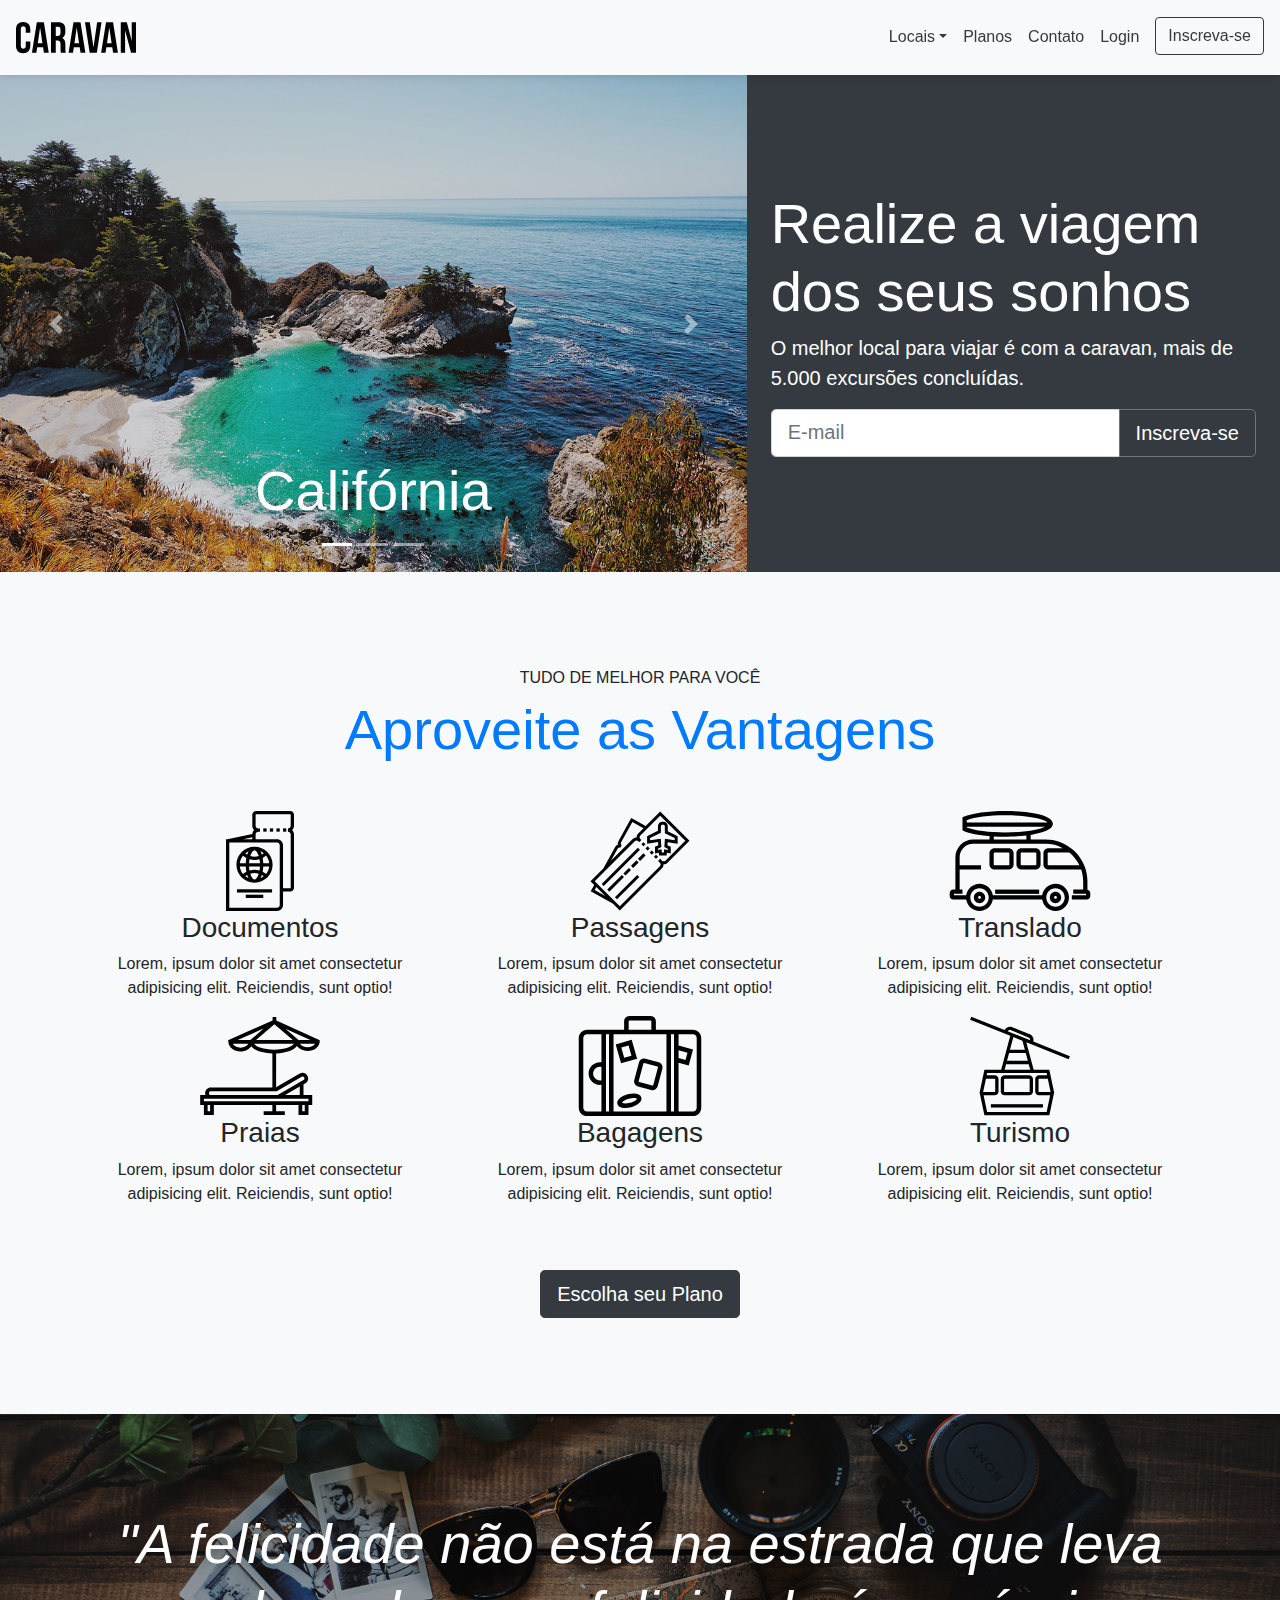
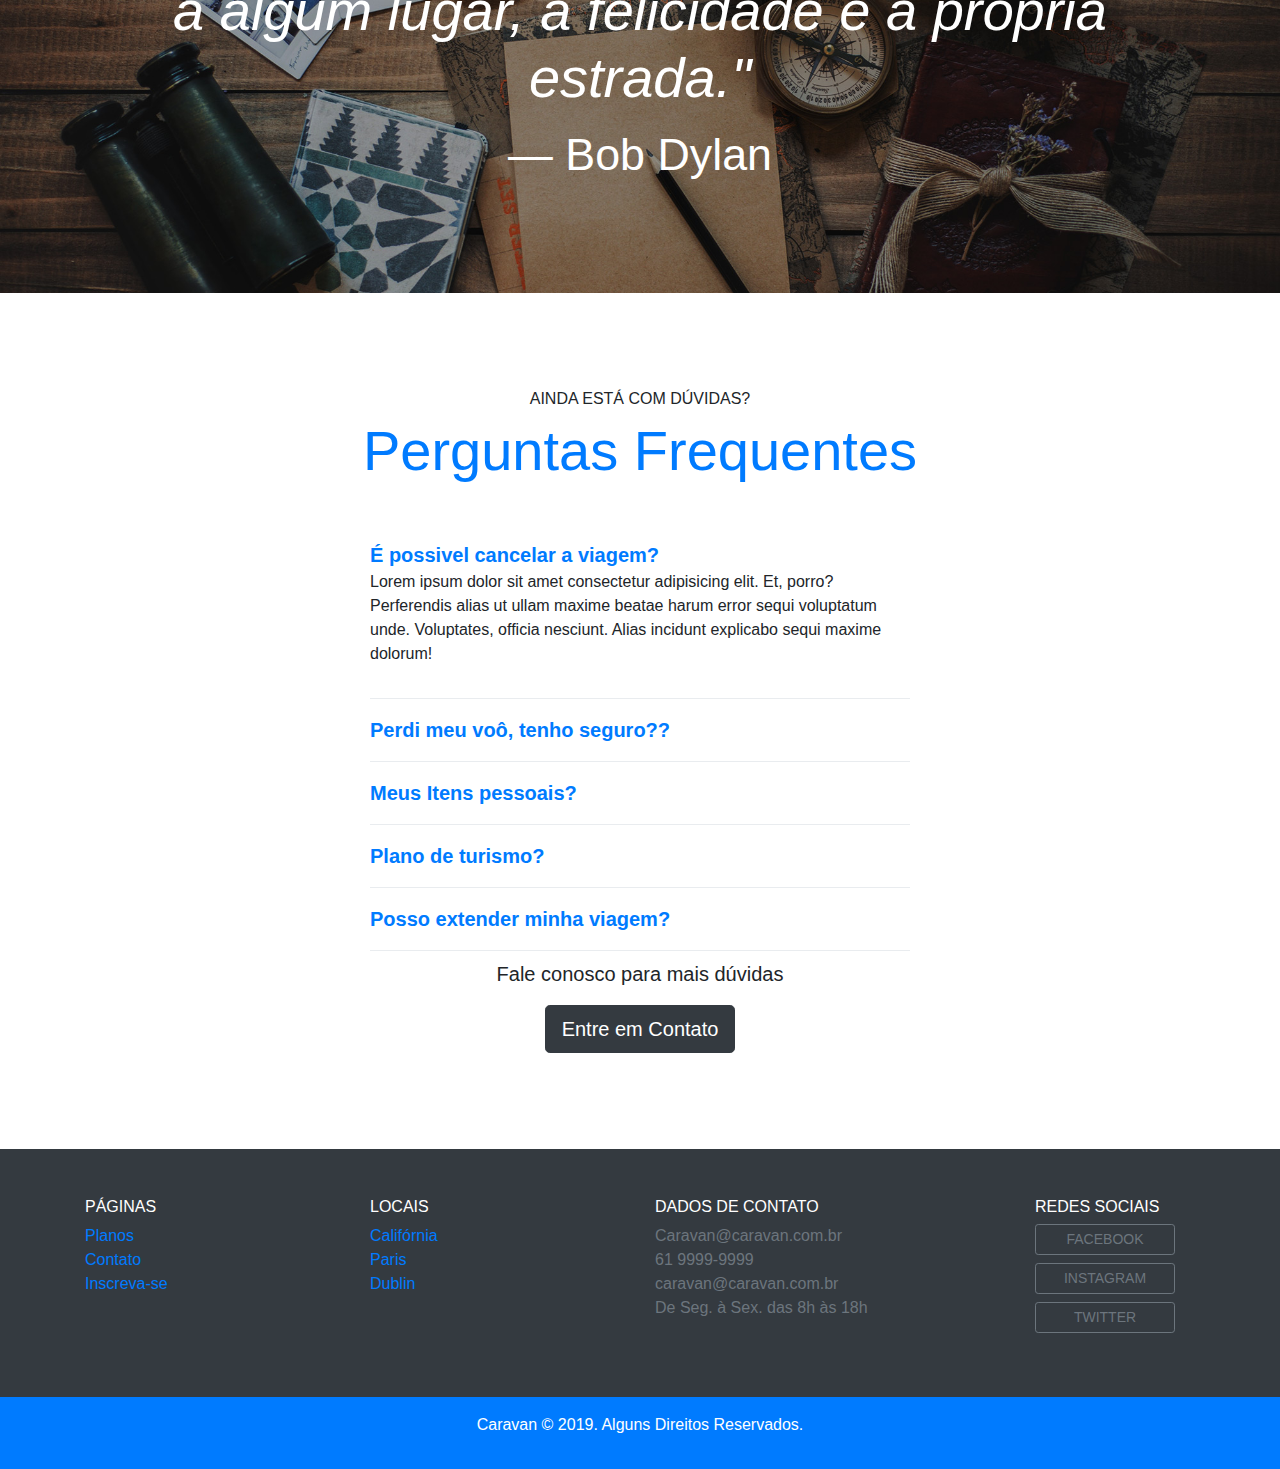
<file: index.html>
<!DOCTYPE html>
<html lang="en">

<head>
  <meta charset="UTF-8">
  <meta name="viewport" content="width=device-width, initial-scale=1.0">
  <meta http-equiv="X-UA-Compatible" content="ie=edge">
  <link rel="stylesheet" href="css/bootstrap.css">
  <link rel="stylesheet" href="css/style.css">
  <title>Caravan - Home</title>
</head>

<body>

  <div class="modal fade" id="modalLogin" tabindex="-1" role="dialog" aria-labelledby="modalLoginTitulo"
    aria-hidden="true">
    <div class="modal-dialog" role="document">
      <div class="modal-content">
        <div class="modal-header">
          <h5 class="modal-title" id="modalLoginTitulo">Entre na Sua Conta</h5>
          <button type="button" class="close" data-dismiss="modal" aria-label="Close">
            <span aria-hidden="true">&times;</span>
          </button>
        </div>
        <div class="modal-body">
          <form>
            <div class="form-group">
              <label for="loginEmail">Email</label>
              <input type="email" class="form-control" id="loginEmail">
            </div>
            <div class="form-group">
              <label for="loginSenha">Senha</label>
              <input type="password" class="form-control" id="loginSenha">
            </div>
            <button type="submit" class="btn btn-primary">Entrar na Conta</button>
            <small class="form-text text-muted">Esqueceu a senha? <a href="#">Clique aqui</a>.</small>
          </form>
        </div>
      </div>
    </div>
  </div>

  <nav class="navbar navbar-expand-md navbar-light bg-light sticky-top py-3 box-shadow">
    <a href="index.html" class="navbar-brand"><img src="img/caravan.svg" alt="caravan-logo"></a>

    <button class="navbar-toggler" type="button" data-toggle="collapse" data-target="#navbarSupportedContent"
      aria-controls="navbarSupportedContent" aria-expanded="false" aria-label="Toggle navigation">
      <span class="navbar-toggler-icon"></span>
    </button>
    <div class="collapse navbar-collapse" id="navbarSupportedContent">
      <ul class="navbar-nav ml-auto">
        <li class="nav-item dropdown">
          <a class="nav-link dropdown-toggle active text-dark" type="button" id="dropdownMenuButton"
            data-toggle="dropdown" aria-haspopup="true" aria-expanded="false"" href=" #">Locais</a>
          <div class="dropdown-menu" aria-labelledby="dropdownMenuLink">
            <a class="dropdown-item" href="#">California</a>
            <a class="dropdown-item" href="#">Paris</a>
            <a class="dropdown-item" href="#">Dublin</a>
          </div>
        </li>
        <li class="nav-item"><a class="nav-link text-dark" href="planos.html">Planos</a></li>
        <li class="nav-item"><a class="nav-link text-dark" href="contato.html">Contato</a></li>
        <li class="nav-item"><a class="nav-link text-dark" href="#" data-toggle="modal"
            data-target="#modalLogin">Login</a></li>
        <li class="nav-item"><a class="btn btn-outline-dark ml-md-2" href="#">Inscreva-se</a></li>
      </ul>
    </div>
  </nav>
  <section class="container-fluid">
    <div class="row bg-dark text-white">

      <div class="col-lg-7 p-0">
        <div id="carouselCidades" class="carousel slide" data-ride="carousel">
          <ol class="carousel-indicators">
            <li data-target="#carouselCidades" data-slide-to="0" class="active"></li>
            <li data-target="#carouselCidades" data-slide-to="1"></li>
            <li data-target="#carouselCidades" data-slide-to="2"></li>
          </ol>
          <div class="carousel-inner">
            <div class="carousel-item active">
              <img src="img/california.jpg" class="d-block w-100" alt="...">
              <div class="carousel-caption">
                <h3 class="display-4">Califórnia</h3>
              </div>
            </div>
            <div class="carousel-item">
              <img src="img/paris.jpg" class="d-block w-100" alt="...">
              <div class="carousel-caption">
                <h3 class="display-4">Paris</h3>
              </div>
            </div>
            <div class="carousel-item">
              <img src="img/dublin.jpg" class="d-block w-100" alt="...">
              <div class="carousel-caption">
                <h3 class="display-4">Dublin</h3>
              </div>
            </div>
          </div>
          <a class="carousel-control-prev" href="#carouselCidades" role="button" data-slide="prev">
            <span class="carousel-control-prev-icon" aria-hidden="true"></span>
            <span class="sr-only">Anterior</span>
          </a>
          <a class="carousel-control-next" href="#carouselCidades" role="button" data-slide="next">
            <span class="carousel-control-next-icon" aria-hidden="true"></span>
            <span class="sr-only">Proximo</span>
          </a>
        </div>
      </div>

      <div class="col-lg-5 p-4 align-self-center">
        <h1 class="display-4">Realize a viagem dos seus sonhos</h1>
        <p class="lead">O melhor local para viajar é com a caravan, mais de 5.000 excursões concluídas.</p>
        <form action="">
          <div class="input-group input-group-lg">
            <input type="text" class="form-control" placeholder="E-mail" aria-label="Email-usuário"
              aria-describedby="button-addon2">
            <div class="input-group-append">
              <button class="btn btn-outline-secondary text-white" type="button" id="button-addon2">Inscreva-se</button>
            </div>
          </div>
        </form>
      </div>
    </div>
  </section>
  <section class="bg-light py-5 text-center ">
    <div class="container">
      <div class="my-5">
        <span class="h6 d-block  ">TUDO DE MELHOR PARA VOCÊ</span>
        <h2 class="display-4 text-primary ">Aproveite as Vantagens</h2>
      </div>
      <div class="row">
        <div class=" col-4">
          <div class="icone d-flex justify-content-center ">
            <img src="img/icones/passaporte.svg" alt="" srcset="">
          </div>
          <h3>Documentos</h3>
          <p>Lorem, ipsum dolor sit amet consectetur adipisicing elit. Reiciendis, sunt optio!</p>
        </div>
        <div class="col-4">
          <div class=" icone d-flex justify-content-center">
            <img src="img/icones/passagens.svg" alt="" srcset="">
          </div>
          <h3>Passagens</h3>
          <p>Lorem, ipsum dolor sit amet consectetur adipisicing elit. Reiciendis, sunt optio!</p>
        </div>
        <div class="col-4">
          <div class="icone d-flex justify-content-center">
            <img src="img/icones/translado.svg" alt="" srcset="">
          </div>
          <h3>Translado</h3>
          <p>Lorem, ipsum dolor sit amet consectetur adipisicing elit. Reiciendis, sunt optio!</p>
        </div>
      </div>

      <div class="row">
        <div class=" col-4">
          <div class="icone d-flex justify-content-center ">
            <img src="img/icones/praias.svg" alt="" srcset="">
          </div>
          <h3>Praias</h3>
          <p>Lorem, ipsum dolor sit amet consectetur adipisicing elit. Reiciendis, sunt optio!</p>
        </div>
        <div class="col-4">
          <div class=" icone d-flex justify-content-center">
            <img src="img/icones/bagagens.svg" alt="" srcset="">
          </div>
          <h3>Bagagens</h3>
          <p>Lorem, ipsum dolor sit amet consectetur adipisicing elit. Reiciendis, sunt optio!</p>
        </div>
        <div class="col-4">
          <div class="icone d-flex justify-content-center">
            <img src="img/icones/turismo.svg" alt="" srcset="">
          </div>
          <h3>Turismo</h3>
          <p>Lorem, ipsum dolor sit amet consectetur adipisicing elit. Reiciendis, sunt optio!</p>
        </div>
      </div>
      <a class="btn btn-dark btn-lg py-2 my-5" href="contato.html">Escolha seu Plano</a>
    </div>
  </section>
  <section id='home-quote' class="text-center imagem-bg text-white p-md-5">
    <blockquote class="display-4 p-md-5 p-3">
      <p><em>
          "A felicidade não está na estrada que leva a algum lugar, a felicidade é a própria estrada."
        </em></p>
      <footer class="blockquote-footer text-white">Bob Dylan</footer>
    </blockquote>
  </section>
  <section class=" py-5">
    <div class="container">
      <div class="my-5 text-center">
        <span class="h6 d-block  ">AINDA ESTÁ COM DÚVIDAS?</span>
        <h2 class="display-4 text-primary ">Perguntas Frequentes</h2>
      </div>
      <div class="row justify-content-center">
        <div class="col-6 " id="faq" data-children=".pergunta">
          <div class="pergunta py-2">
            <a href="#faq1" class="lead font-weight-bold" data-toggle="collapse" data-parent="#faq1"> É possivel
              cancelar a viagem?</a>
            <div id="faq1" class="collapse show" role="tabpanel">
              <p>Lorem ipsum dolor sit amet consectetur adipisicing elit. Et, porro? Perferendis alias ut ullam maxime
                beatae harum error sequi voluptatum unde. Voluptates, officia nesciunt. Alias incidunt explicabo sequi
                maxime dolorum!</p>
            </div>
          </div>
          <div class="dropdown-divider"></div>
          <div class="pergunta py-2">
            <a href="#faq2" class="lead font-weight-bold" data-toggle="collapse" data-parent="#faq2"> Perdi meu voô,
              tenho seguro??</a>
            <div id="faq2" class="collapse" role="tabpanel">
              <p>Lorem ipsum dolor sit amet consectetur adipisicing elit. Et, porro? Perferendis alias ut ullam maxime
                beatae harum error sequi voluptatum unde. Voluptates, officia nesciunt. Alias incidunt explicabo sequi
                maxime dolorum!</p>
            </div>
          </div>
          <div class="dropdown-divider"></div>
          <div class="pergunta py-2">
            <a href="#faq3" class="lead font-weight-bold" data-toggle="collapse" data-parent="#faq3"> Meus Itens
              pessoais?</a>
            <div id="faq3" class="collapse" role="tabpanel">
              <p>Lorem ipsum dolor sit amet consectetur adipisicing elit. Et, porro? Perferendis alias ut ullam maxime
                beatae harum error sequi voluptatum unde. Voluptates, officia nesciunt. Alias incidunt explicabo sequi
                maxime dolorum!</p>
            </div>
          </div>
          <div class="dropdown-divider"></div>
          <div class="pergunta py-2">
            <a href="#faq4" class="lead font-weight-bold" data-toggle="collapse" data-parent="#faq4"> Plano de
              turismo?</a>
            <div id="faq4" class="collapse" role="tabpanel">
              <p>Lorem ipsum dolor sit amet consectetur adipisicing elit. Et, porro? Perferendis alias ut ullam maxime
                beatae harum error sequi voluptatum unde. Voluptates, officia nesciunt. Alias incidunt explicabo sequi
                maxime dolorum!</p>
            </div>
          </div>
          <div class="dropdown-divider"></div>
          <div class="pergunta py-2">
            <a href="#faq5" class="lead font-weight-bold" data-toggle="collapse" data-parent="#faq5"> Posso extender
              minha viagem?</a>
            <div id="faq5" class="collapse" role="tabpanel">
              <p>Lorem ipsum dolor sit amet consectetur adipisicing elit. Et, porro? Perferendis alias ut ullam maxime
                beatae harum error sequi voluptatum unde. Voluptates, officia nesciunt. Alias incidunt explicabo sequi
                maxime dolorum!</p>
            </div>
          </div>
          <div class="dropdown-divider"></div>
        </div>
      </div>
      <div class="text-center">
        <p class='lead'>Fale conosco para mais dúvidas</p>
        <a href="contato.html" class="btn btn-dark btn-lg">Entre em Contato</a>
      </div>
    </div>
  </section>
  <footer class="bg-dark text-white mt-5">
    <div class="container py-5">
      <div class="row">
        <div class="col-md-3 col-6 ">
          <h4 class="h6">PÁGINAS</h4>
          <ul class="list-unstyled">
            <li><a href="planos.html">Planos</a></li>
            <li><a href="contato.html">Contato</a></li>
            <li><a href="inscricao.html">Inscreva-se</a></li>
          </ul>
        </div>
        <div class="col-md-3 col-6 ">
          <h4 class="h6">LOCAIS</h4>
          <ul class="list-unstyled">
            <li><a href="planos.html">Califórnia</a></li>
            <li><a href="contato.html">Paris</a></li>
            <li><a href="inscricao.html">Dublin</a></li>
          </ul>
        </div>
        <div class="col-md-4">
          <h4 class="h6">DADOS DE CONTATO</h4>
          <ul class="list-unstyled text-secondary">
            <li>Caravan@caravan.com.br</li>
            <li>61 9999-9999</li>
            <li>caravan@caravan.com.br</li>
            <li>De Seg. à Sex. das 8h às 18h</li>
          </ul>
        </div>
        <div class="col-md-2">
          <h4 class="h6">REDES SOCIAIS</h4>
          <ul class="list-unstyled">
            <li><a href="#"
                class="btn btn-outline-secondary btn-sm btn-block mb-2 li-button-width button-responsive">FACEBOOK</a>
            </li>
            <li><a href="#"
                class="btn btn-outline-secondary btn-sm btn-block mb-2 li-button-width button-responsive">INSTAGRAM</a>
            </li>
            <li><a href="#"
                class="btn btn-outline-secondary btn-sm btn-block mb-2 li-button-width button-responsive">TWITTER</a>
            </li>
          </ul>
        </div>
      </div>
    </div>
    <div class="bg-primary text-center py-3">
      <p>Caravan © 2019. Alguns Direitos Reservados.</p>
    </div>
  </footer>


  <script src="js/jquery-3.4.1.min.js"></script>
  <script src="js/popper.min.js"></script>
  <script src="js/bootstrap.js"></script>
  <script src="js/main.js"></script>

</body>

</html>
</file>
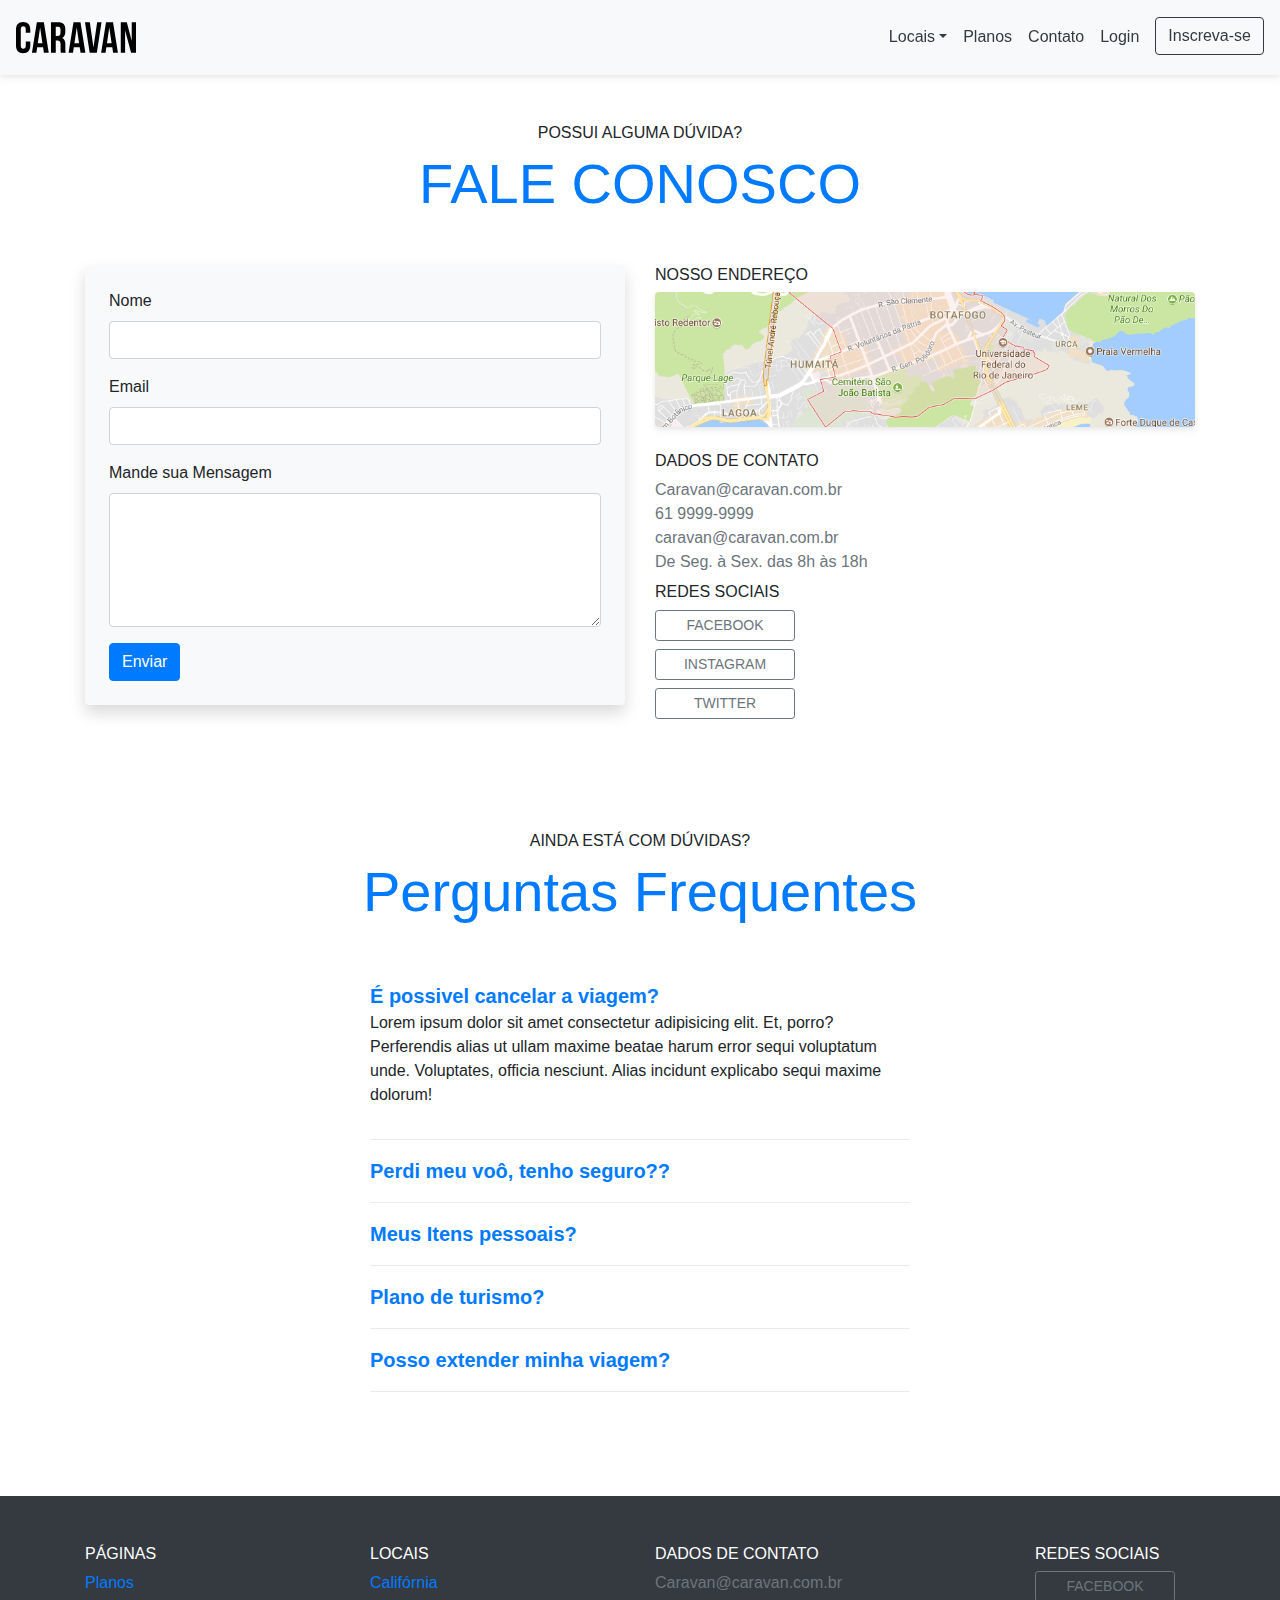
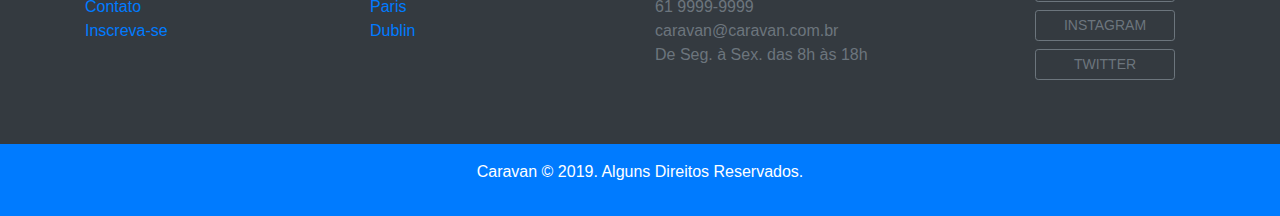
<file: contato.html>
<!DOCTYPE html>
<html lang="en">

<head>
  <meta charset="UTF-8">
  <meta name="viewport" content="width=device-width, initial-scale=1.0">
  <meta http-equiv="X-UA-Compatible" content="ie=edge">
  <link rel="stylesheet" href="css/bootstrap.css">
  <link rel="stylesheet" href="css/style.css">
  <title>Caravan - Contato</title>
</head>

<body>

  <div class="modal fade" id="modalLogin" tabindex="-1" role="dialog" aria-labelledby="modalLoginTitulo"
    aria-hidden="true">
    <div class="modal-dialog" role="document">
      <div class="modal-content">
        <div class="modal-header">
          <h5 class="modal-title" id="modalLoginTitulo">Entre na Sua Conta</h5>
          <button type="button" class="close" data-dismiss="modal" aria-label="Close">
            <span aria-hidden="true">&times;</span>
          </button>
        </div>
        <div class="modal-body">
          <form>
            <div class="form-group">
              <label for="loginEmail">Email</label>
              <input type="email" class="form-control" id="loginEmail">
            </div>
            <div class="form-group">
              <label for="loginSenha">Senha</label>
              <input type="password" class="form-control" id="loginSenha">
            </div>
            <button type="submit" class="btn btn-primary">Entrar na Conta</button>
            <small class="form-text text-muted">Esqueceu a senha? <a href="#">Clique aqui</a>.</small>
          </form>
        </div>
      </div>
    </div>
  </div>

  <nav class="navbar navbar-expand-md navbar-light bg-light sticky-top py-3 box-shadow">
    <a href="index.html" class="navbar-brand"><img src="img/caravan.svg" alt="caravan-logo"></a>

    <button class="navbar-toggler" type="button" data-toggle="collapse" data-target="#navbarSupportedContent"
      aria-controls="navbarSupportedContent" aria-expanded="false" aria-label="Toggle navigation">
      <span class="navbar-toggler-icon"></span>
    </button>
    <div class="collapse navbar-collapse" id="navbarSupportedContent">
      <ul class="navbar-nav ml-auto">
        <li class="nav-item dropdown">
          <a class="nav-link dropdown-toggle active text-dark" type="button" id="dropdownMenuButton"
            data-toggle="dropdown" aria-haspopup="true" aria-expanded="false"" href=" #">Locais</a>
          <div class="dropdown-menu" aria-labelledby="dropdownMenuLink">
            <a class="dropdown-item" href="#">California</a>
            <a class="dropdown-item" href="#">Paris</a>
            <a class="dropdown-item" href="#">Dublin</a>
          </div>
        </li>
        <li class="nav-item"><a class="nav-link text-dark" href="planos.html">Planos</a></li>
        <li class="nav-item"><a class="nav-link text-dark" href="contato.html">Contato</a></li>
        <li class="nav-item"><a class="nav-link text-dark" href="#" data-toggle="modal"
            data-target="#modalLogin">Login</a></li>
        <li class="nav-item"><a class="btn btn-outline-dark ml-md-2" href="#">Inscreva-se</a></li>
      </ul>
    </div>
  </nav>
  <section class="container">
    <div class="my-5 text-center">
      <span class="h6 d-block  ">POSSUI ALGUMA DÚVIDA?</span>
      <h1 class="display-4 text-primary ">FALE CONOSCO</h1>
    </div>
    <div class="row">
      <div class="col-lg mb-4">
        <form class="bg-light rounded p-4 box shadow ">
          <div class="form-group">
            <label for="nomeCliente">Nome</label>
            <input type="password" class="form-control" id="nomeCliente">
          </div>
          <div class="form-group">
            <label for="clienteEmai">Email </label>
            <input type="email" class="form-control" id="clienteEmail" aria-describedby="emailCliente">
          </div>
          <div class="form-group">
            <label for="clienteMensagem">Mande sua Mensagem</label>
            <textarea class="form-control" id="clienteMensagem" rows="5"></textarea>
          </div>
          <button type="submit" class="btn btn-primary">Enviar</button>
        </form>
      </div>
      <div class="col-lg">
        <h2 class="h6">NOSSO ENDEREÇO</h2>
        <a href=""><img class="img-fluid box-shadow rounded mb-4" src="img/mapa.png" alt=""></a>
        <h2 class="h6">DADOS DE CONTATO</h2>
        <ul class="list-unstyled text-secondary mb-2">
          <li>Caravan@caravan.com.br</li>
          <li>61 9999-9999</li>
          <li>caravan@caravan.com.br</li>
          <li>De Seg. à Sex. das 8h às 18h</li>
        </ul>
        <h4 class="h6">REDES SOCIAIS</h4>
        <ul class="list-unstyled">
          <li><a href="#"
              class="btn btn-outline-secondary btn-sm btn-block mb-2 li-button-width button-responsive">FACEBOOK</a>
          </li>
          <li><a href="#"
              class="btn btn-outline-secondary btn-sm btn-block mb-2 li-button-width button-responsive">INSTAGRAM</a>
          </li>
          <li><a href="#"
              class="btn btn-outline-secondary btn-sm btn-block mb-2 li-button-width button-responsive">TWITTER</a></li>
        </ul>
      </div>
    </div>
  </section>
  <section class=" py-5">
    <div class="container">
      <div class="my-5 text-center">
        <span class="h6 d-block  ">AINDA ESTÁ COM DÚVIDAS?</span>
        <h2 class="display-4 text-primary ">Perguntas Frequentes</h2>
      </div>
      <div class="row justify-content-center">
        <div class="col-6 " id="faq" data-children=".pergunta">
          <div class="pergunta py-2">
            <a href="#faq1" class="lead font-weight-bold" data-toggle="collapse" data-parent="#faq1"> É possivel
              cancelar a viagem?</a>
            <div id="faq1" class="collapse show" role="tabpanel">
              <p>Lorem ipsum dolor sit amet consectetur adipisicing elit. Et, porro? Perferendis alias ut ullam maxime
                beatae harum error sequi voluptatum unde. Voluptates, officia nesciunt. Alias incidunt explicabo sequi
                maxime dolorum!</p>
            </div>
          </div>
          <div class="dropdown-divider"></div>
          <div class="pergunta py-2">
            <a href="#faq2" class="lead font-weight-bold" data-toggle="collapse" data-parent="#faq2"> Perdi meu voô,
              tenho seguro??</a>
            <div id="faq2" class="collapse" role="tabpanel">
              <p>Lorem ipsum dolor sit amet consectetur adipisicing elit. Et, porro? Perferendis alias ut ullam maxime
                beatae harum error sequi voluptatum unde. Voluptates, officia nesciunt. Alias incidunt explicabo sequi
                maxime dolorum!</p>
            </div>
          </div>
          <div class="dropdown-divider"></div>
          <div class="pergunta py-2">
            <a href="#faq3" class="lead font-weight-bold" data-toggle="collapse" data-parent="#faq3"> Meus Itens
              pessoais?</a>
            <div id="faq3" class="collapse" role="tabpanel">
              <p>Lorem ipsum dolor sit amet consectetur adipisicing elit. Et, porro? Perferendis alias ut ullam maxime
                beatae harum error sequi voluptatum unde. Voluptates, officia nesciunt. Alias incidunt explicabo sequi
                maxime dolorum!</p>
            </div>
          </div>
          <div class="dropdown-divider"></div>
          <div class="pergunta py-2">
            <a href="#faq4" class="lead font-weight-bold" data-toggle="collapse" data-parent="#faq4"> Plano de
              turismo?</a>
            <div id="faq4" class="collapse" role="tabpanel">
              <p>Lorem ipsum dolor sit amet consectetur adipisicing elit. Et, porro? Perferendis alias ut ullam maxime
                beatae harum error sequi voluptatum unde. Voluptates, officia nesciunt. Alias incidunt explicabo sequi
                maxime dolorum!</p>
            </div>
          </div>
          <div class="dropdown-divider"></div>
          <div class="pergunta py-2">
            <a href="#faq5" class="lead font-weight-bold" data-toggle="collapse" data-parent="#faq5"> Posso extender
              minha viagem?</a>
            <div id="faq5" class="collapse" role="tabpanel">
              <p>Lorem ipsum dolor sit amet consectetur adipisicing elit. Et, porro? Perferendis alias ut ullam maxime
                beatae harum error sequi voluptatum unde. Voluptates, officia nesciunt. Alias incidunt explicabo sequi
                maxime dolorum!</p>
            </div>
          </div>
          <div class="dropdown-divider"></div>
        </div>
      </div>
    </div>
  </section>
  <footer class="bg-dark text-white mt-5">
    <div class="container py-5">
      <div class="row">
        <div class="col-md-3 col-6 ">
          <h4 class="h6">PÁGINAS</h4>
          <ul class="list-unstyled">
            <li><a href="planos.html">Planos</a></li>
            <li><a href="contato.html">Contato</a></li>
            <li><a href="inscricao.html">Inscreva-se</a></li>
          </ul>
        </div>
        <div class="col-md-3 col-6 ">
          <h4 class="h6">LOCAIS</h4>
          <ul class="list-unstyled">
            <li><a href="planos.html">Califórnia</a></li>
            <li><a href="contato.html">Paris</a></li>
            <li><a href="inscricao.html">Dublin</a></li>
          </ul>
        </div>
        <div class="col-md-4">
          <h4 class="h6">DADOS DE CONTATO</h4>
          <ul class="list-unstyled text-secondary">
            <li>Caravan@caravan.com.br</li>
            <li>61 9999-9999</li>
            <li>caravan@caravan.com.br</li>
            <li>De Seg. à Sex. das 8h às 18h</li>
          </ul>

        </div>
        <div class="col-md-2">
          <h4 class="h6">REDES SOCIAIS</h4>
          <ul class="list-unstyled">
            <li><a href="#"
                class="btn btn-outline-secondary btn-sm btn-block mb-2 li-button-width button-responsive">FACEBOOK</a>
            </li>
            <li><a href="#"
                class="btn btn-outline-secondary btn-sm btn-block mb-2 li-button-width button-responsive">INSTAGRAM</a>
            </li>
            <li><a href="#"
                class="btn btn-outline-secondary btn-sm btn-block mb-2 li-button-width button-responsive">TWITTER</a>
            </li>
          </ul>
        </div>
      </div>
    </div>
    <div class="bg-primary text-center py-3">
      <p>Caravan © 2019. Alguns Direitos Reservados.</p>
    </div>
  </footer>


  <script src="js/jquery-3.4.1.min.js"></script>
  <script src="js/popper.min.js"></script>
  <script src="js/bootstrap.js"></script>
  <script src="js/main.js"></script>

</body>

</html>
</file>
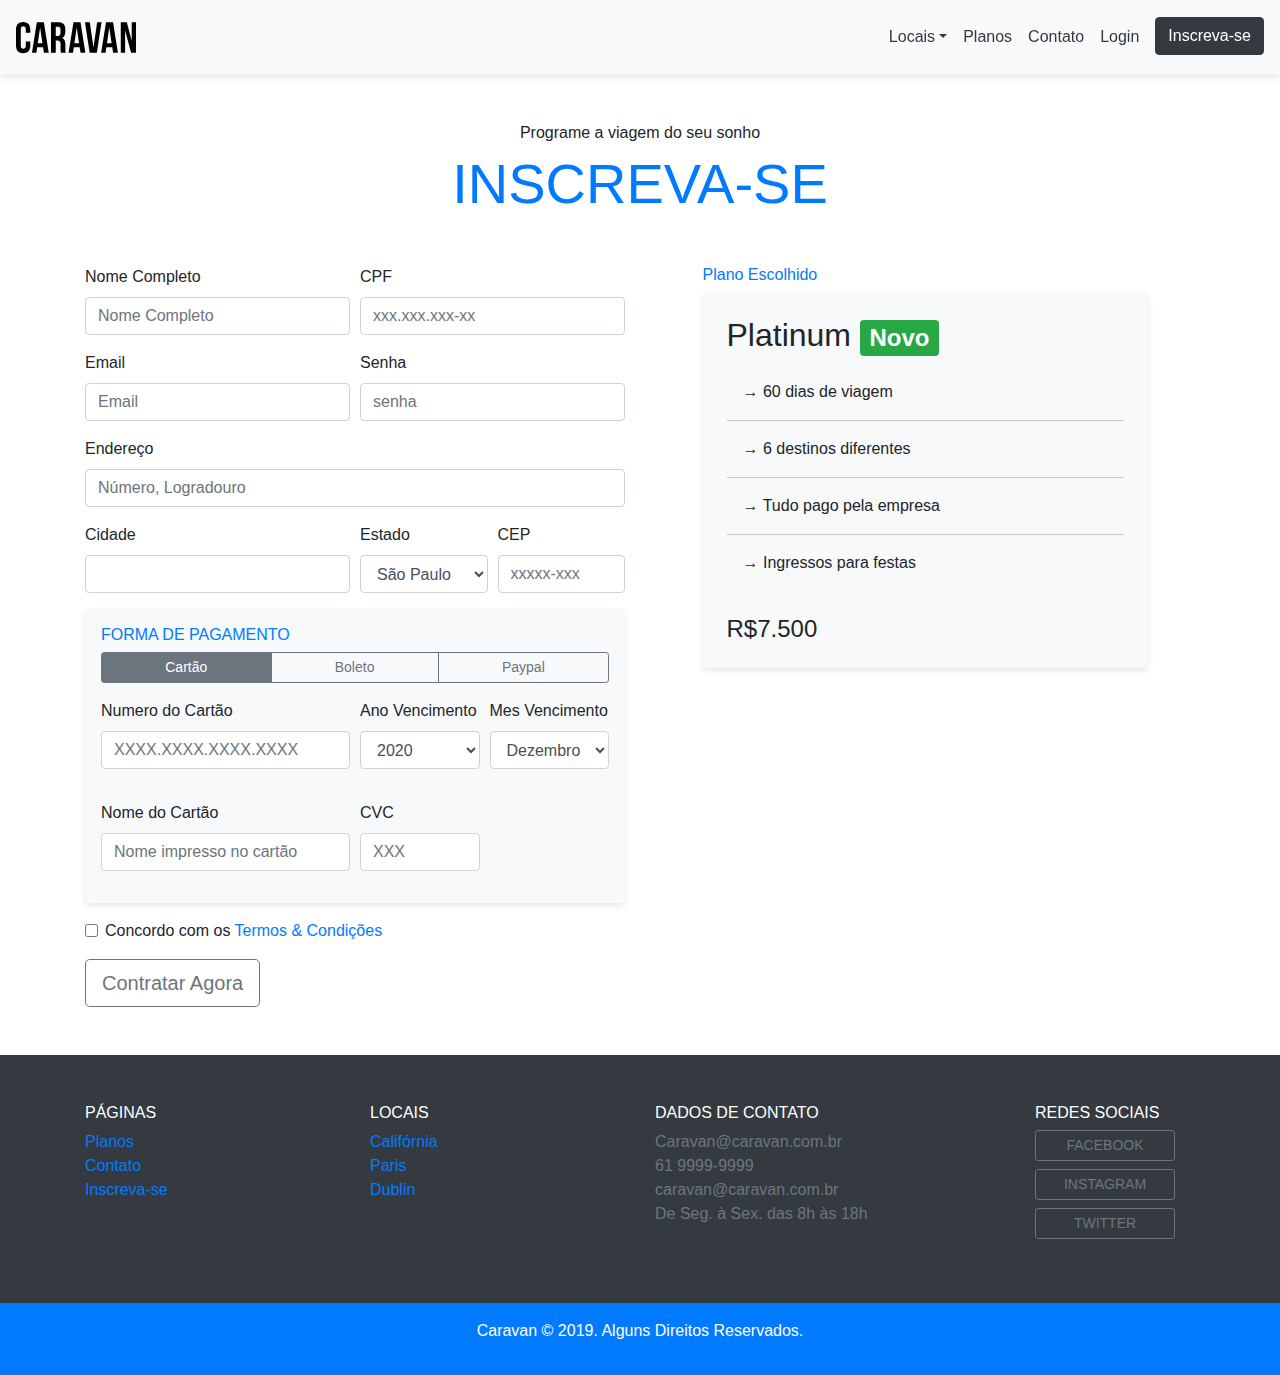
<file: inscricao.html>
<!DOCTYPE html>
<html lang="en">

<head>
  <meta charset="UTF-8">
  <meta name="viewport" content="width=device-width, initial-scale=1.0">
  <meta http-equiv="X-UA-Compatible" content="ie=edge">
  <link rel="stylesheet" href="css/bootstrap.css">
  <link rel="stylesheet" href="css/style.css">
  <title>Caravan - Inscrição</title>
</head>

<body>

  <div class="modal fade" id="modalLogin" tabindex="-1" role="dialog" aria-labelledby="modalLoginTitulo"
    aria-hidden="true">
    <div class="modal-dialog" role="document">
      <div class="modal-content">
        <div class="modal-header">
          <h5 class="modal-title" id="modalLoginTitulo">Entre na Sua Conta</h5>
          <button type="button" class="close" data-dismiss="modal" aria-label="Close">
            <span aria-hidden="true">&times;</span>
          </button>
        </div>
        <div class="modal-body">
          <form>
            <div class="form-group">
              <label for="loginEmail">Email</label>
              <input type="email" class="form-control" id="loginEmail">
            </div>
            <div class="form-group">
              <label for="loginSenha">Senha</label>
              <input type="password" class="form-control" id="loginSenha">
            </div>
            <button type="submit" class="btn btn-primary">Entrar na Conta</button>
            <small class="form-text text-muted">Esqueceu a senha? <a href="#">Clique aqui</a>.</small>
          </form>
        </div>
      </div>
    </div>
  </div>

  <nav class="navbar navbar-expand-md navbar-light bg-light sticky-top py-3 box-shadow">
    <a href="index.html" class="navbar-brand"><img src="img/caravan.svg" alt="caravan-logo"></a>

    <button class="navbar-toggler" type="button" data-toggle="collapse" data-target="#navbarSupportedContent"
      aria-controls="navbarSupportedContent" aria-expanded="false" aria-label="Toggle navigation">
      <span class="navbar-toggler-icon"></span>
    </button>
    <div class="collapse navbar-collapse" id="navbarSupportedContent">
      <ul class="navbar-nav ml-auto">
        <li class="nav-item dropdown">
          <a class="nav-link dropdown-toggle text-dark" type="button" id="dropdownMenuButton" data-toggle="dropdown"
            aria-haspopup="true" aria-expanded="false"" href=" #">Locais</a>
          <div class="dropdown-menu" aria-labelledby="dropdownMenuLink">
            <a class="dropdown-item" href="#">California</a>
            <a class="dropdown-item" href="#">Paris</a>
            <a class="dropdown-item" href="#">Dublin</a>
          </div>
        </li>
        <li class="nav-item"><a class="nav-link text-dark" href="planos.html">Planos</a></li>
        <li class="nav-item"><a class="nav-link text-dark" href="contato.html">Contato</a></li>
        <li class="nav-item"><a class="nav-link text-dark" href="#" data-toggle="modal"
            data-target="#modalLogin">Login</a></li>
        <li class="nav-item"><a class=" active btn btn-outline-dark ml-md-2" href="#">Inscreva-se</a></li>
      </ul>
    </div>
  </nav>
  <!-- FIM NAVEGAÇÃO -->
  <!-- COMEÇO CONTEÚDO -->
  <section class="container">
    <div class="my-5 text-center">
      <span class="h6 d-block  ">Programe a viagem do seu sonho</span>
      <h1 class="display-4 text-primary ">INSCREVA-SE</h1>
    </div>
    <div class="row">
      <form class="col-lg-6">

        <div class="form-row">
          <div class=" form-group col-md-6">
            <label for="inputNome">Nome Completo</label>
            <input type="text" class="form-control" placeholder="Nome Completo">
          </div>
          <div class="form-group col-md-6">
            <label for="InputCpf">CPF</label>
            <input type="text" class="form-control" id="inputCpf" placeholder="xxx.xxx.xxx-xx">
          </div>
        </div>

        <div class="form-row">
          <div class="form-group col-md-6">
            <label for="inputEmail">Email</label>
            <input type="text" class="form-control" id="inputEmail" placeholder="Email">
          </div>
          <div class="form-group col-md-6">
            <label for="InputCpf">Senha</label>
            <input type="password" id="inputSenha" class="form-control" placeholder="senha">
          </div>
          <div class="form-group col-12">
            <label for="InputEndereco">Endereço</label>
            <input type="text" id="InputEndereco" class="form-control" placeholder="Número, Logradouro">
          </div>
          <div class="form-group col-md-6">
            <label for="InputCidade">Cidade</label>
            <input type="text" id="InputCidade" class="form-control">
          </div>
          <div class="form-group col-md-3 col-6">
            <label for="InputEstado">Estado</label>
            <select class="form-control" id="exampleFormControlSelect1">
              <option>São Paulo</option>
              <option>Rio de Janeiro</option>
              <option>Paraná</option>
              <option>Santa Catarina</option>
              <option>Distrito Federal</option>
            </select>
          </div>
          <div class="form-group col-md-3 col-6">
            <label for="InputCEP">CEP</label>
            <input type="text" id="InputCEP" class="form-control" placeholder="xxxxx-xxx">
          </div>
        </div>
        <div class="bg-light rounded box-shadow p-3">
          <h2 class="h6 text-primary">FORMA DE PAGAMENTO</h2>
          <nav class="nav btn-group" id="formaPagamento" role="tablist">
            <button class="btn active btn-sm btn-outline-secondary" id="nav-cartao-tab" data-toggle="tab"
              href="#nav-cartao" type="button">Cartão</button>
            <button class="btn btn-sm  btn-outline-secondary" id="nav-boleto-tab" data-toggle="tab" href="#nav-boleto"
              type="button">Boleto</button>
            <button class="btn btn-sm btn-outline-secondary" id="nav-cartao-tab" data-toggle="tab" href="#nav-paypal"
              type="button">Paypal</button>
          </nav>
          <div class="tab-content" id="formaPagamentoConteudo">
            <div class="tab-pane fade show active" id="nav-cartao">
              <div class="form-row py-3">
                <div class="form-group col-md-6">
                  <label for="InputCidade">Numero do Cartão</label>
                  <input type="text" id="InputNumeroCartao" class="form-control" placeholder="XXXX.XXXX.XXXX.XXXX">
                </div>
                <div class="form-group col-md-3 col-6">
                  <label for="InputCEP">Ano Vencimento</label>
                  <select class="form-control" id="exampleFormControlSelect1">
                    <option>2020</option>
                    <option>2021</option>
                    <option>2022</option>
                    <option>2023</option>
                    <option>2024</option>
                  </select>
                </div>
                <div class="form-group col-md-3 col-6">
                  <label for="InputCEP">Mes Vencimento</label>
                  <select class="form-control" id="exampleFormControlSelect1">
                    <option>Dezembro</option>
                    <option>Novembro</option>
                    <option>Outubro</option>
                    <option>Setembro</option>
                    <option>Agosto</option>
                  </select>
                </div>
              </div>
              <div class="form-row">
                <div class="form-group col-md-6">
                  <label for="InputCidade">Nome do Cartão</label>
                  <input type="text" id="InputNomeCartao" class="form-control" placeholder="Nome impresso no cartão">
                </div>
                <div class="form-group col-md-3 col-6">
                  <label for="InputCEP">CVC</label>
                  <input type="text" id="InputCVC" class="form-control" placeholder="XXX">
                </div>
              </div>
            </div>
            <div class="tab-pane fade " id="nav-boleto">
              <p class="lead py-3"> Clique em contratar plano que enviaremos um boleto</p>
            </div>
            <div class="tab-pane fade " id="nav-paypal">Uma aba de login será aberta para você em alguns momentos, caso
              não aconteça <a href="#">Clique aqui</a></div>
          </div>
        </div>
        <div class="form-check py-3">
          <label class="form-check-label">
            <input type="checkbox" class="form-check-input">
            Concordo com os <a href="#">Termos & Condições</a>
          </label>
        </div>
        <button type="submit" class="btn btn-outline-secondary btn-lg">Contratar Agora</button>
      </form>
      <div class="col-lg-5 mx-auto order-first order-lg-1 mb-5">
        <h2 class="h6 text-primary">Plano Escolhido</h2>
        <div class="bg-light rounded p-4 box-shadow">
          <h2>Platinum <span class="badge badge-success">Novo</span></h2>
          <ul class=" list-divider list-unstyled">
            <li>→ 60 dias de viagem</li>
            <li>→ 6 destinos diferentes</li>
            <li>→ Tudo pago pela empresa</li>
            <li>→ Ingressos para festas</li>
          </ul>
          <div class="row align-items-center mt-4">
            <div class="col">
              <span class="h4">R$7.500</span>
            </div>
          </div>
        </div>
      </div>
    </div>
    </div>

  </section>
  <!-- FIM CONTEÚDO -->
  <!-- COMEÇO FOOTER -->
  <footer class="bg-dark text-white mt-5">
    <div class="container py-5">
      <div class="row">
        <div class="col-md-3 col-6 ">
          <h4 class="h6">PÁGINAS</h4>
          <ul class="list-unstyled">
            <li><a href="planos.html">Planos</a></li>
            <li><a href="contato.html">Contato</a></li>
            <li><a href="inscricao.html">Inscreva-se</a></li>
          </ul>
        </div>
        <div class="col-md-3 col-6 ">
          <h4 class="h6">LOCAIS</h4>
          <ul class="list-unstyled">
            <li><a href="planos.html">Califórnia</a></li>
            <li><a href="contato.html">Paris</a></li>
            <li><a href="inscricao.html">Dublin</a></li>
          </ul>
        </div>
        <div class="col-md-4">
          <h4 class="h6">DADOS DE CONTATO</h4>
          <ul class="list-unstyled text-secondary">
            <li>Caravan@caravan.com.br</li>
            <li>61 9999-9999</li>
            <li>caravan@caravan.com.br</li>
            <li>De Seg. à Sex. das 8h às 18h</li>
          </ul>

        </div>
        <div class="col-md-2">
          <h4 class="h6">REDES SOCIAIS</h4>
          <ul class="list-unstyled">
            <li><a href="#"
                class="btn btn-outline-secondary btn-sm btn-block mb-2 li-button-width button-responsive">FACEBOOK</a>
            </li>
            <li><a href="#"
                class="btn btn-outline-secondary btn-sm btn-block mb-2 li-button-width button-responsive">INSTAGRAM</a>
            </li>
            <li><a href="#"
                class="btn btn-outline-secondary btn-sm btn-block mb-2 li-button-width button-responsive">TWITTER</a>
            </li>
          </ul>
        </div>
      </div>
    </div>
    <div class="bg-primary text-center py-3">
      <p>Caravan © 2019. Alguns Direitos Reservados.</p>
    </div>
  </footer>


  <script src="js/jquery-3.4.1.min.js"></script>
  <script src="js/popper.min.js"></script>
  <script src="js/bootstrap.js"></script>
  <script src="js/main.js"></script>

</body>

</html>
</file>
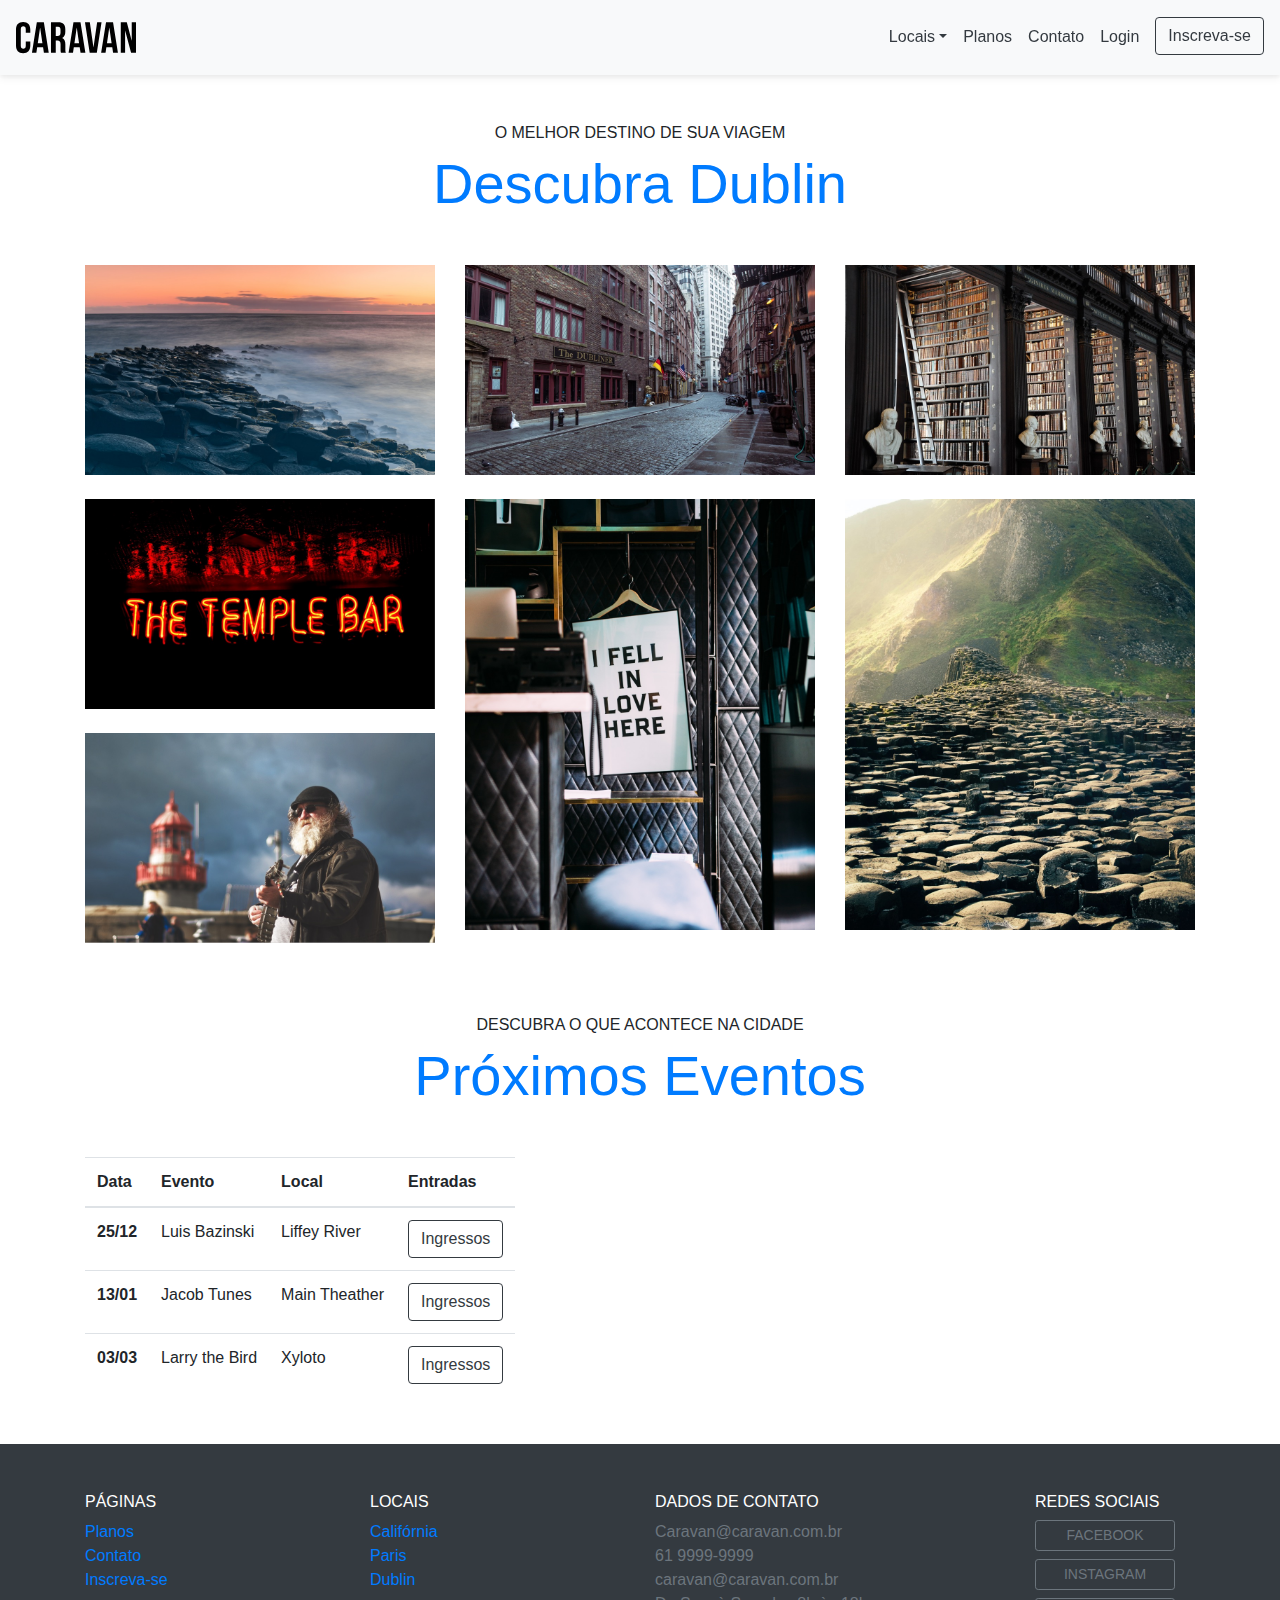
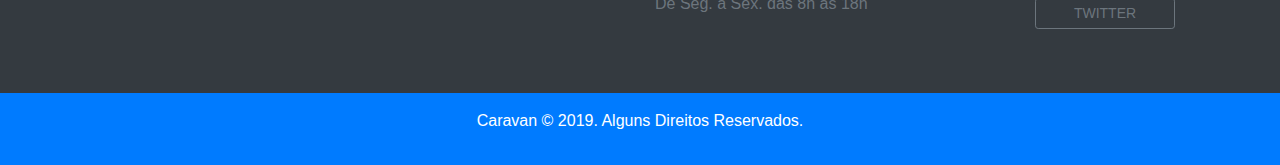
<file: local.html>
<!DOCTYPE html>
<html lang="en">
<head>
  <meta charset="UTF-8">
  <meta name="viewport" content="width=device-width, initial-scale=1.0">
  <meta http-equiv="X-UA-Compatible" content="ie=edge">
  <link rel="stylesheet" href="css/bootstrap.css">
  <link rel="stylesheet" href="css/style.css">
  <title>Caravan - Local</title>
</head>
<body>

  <div class="modal fade" id="modalLogin" tabindex="-1" role="dialog" aria-labelledby="modalLoginTitulo" aria-hidden="true">
    <div class="modal-dialog" role="document">
      <div class="modal-content">
        <div class="modal-header">
          <h5 class="modal-title" id="modalLoginTitulo">Entre na Sua Conta</h5>
          <button type="button" class="close" data-dismiss="modal" aria-label="Close">
            <span aria-hidden="true">&times;</span>
          </button>
        </div>
        <div class="modal-body">
          <form>
            <div class="form-group">
              <label for="loginEmail">Email</label>
              <input type="email" class="form-control" id="loginEmail">
            </div>
            <div class="form-group">
              <label for="loginSenha">Senha</label>
              <input type="password" class="form-control" id="loginSenha">
            </div>
            <button type="submit" class="btn btn-primary">Entrar na Conta</button>
            <small class="form-text text-muted">Esqueceu a senha? <a href="#">Clique aqui</a>.</small>
          </form>
        </div>
      </div>
    </div>
  </div>

<nav class="navbar navbar-expand-md navbar-light bg-light sticky-top py-3 box-shadow">
    <a href="index.html" class="navbar-brand"><img src="img/caravan.svg" alt="caravan-logo"></a>

    <button class="navbar-toggler" type="button" data-toggle="collapse" data-target="#navbarSupportedContent" aria-controls="navbarSupportedContent" aria-expanded="false" aria-label="Toggle navigation">
    <span class="navbar-toggler-icon"></span>
    </button>
    <div class="collapse navbar-collapse" id="navbarSupportedContent">
      <ul class="navbar-nav ml-auto">
        <li class="nav-item dropdown">
          <a class="nav-link dropdown-toggle active text-dark" type="button" id="dropdownMenuButton" data-toggle="dropdown" aria-haspopup="true" aria-expanded="false"" href="#">Locais</a>
        <div class="dropdown-menu" aria-labelledby="dropdownMenuLink">
          <a class="dropdown-item" href="#">California</a>
          <a class="dropdown-item" href="#">Paris</a>
          <a class="dropdown-item" href="#">Dublin</a>
        </div>
      </li>
        <li class="nav-item"><a class="nav-link text-dark" href="planos.html">Planos</a></li>
        <li class="nav-item"><a class="nav-link text-dark" href="contato.html">Contato</a></li>
        <li class="nav-item"><a class="nav-link text-dark" href="#" data-toggle="modal" data-target="#modalLogin">Login</a></li>
        <li class="nav-item"><a class="btn btn-outline-dark ml-md-2" href="#">Inscreva-se</a></li>
      </ul>
    </div>
</nav>
  <section class="container">
    <div class="my-5 text-center">
      <span class="h6 d-block  ">O MELHOR DESTINO DE SUA VIAGEM</span>
      <h1 class="display-4 text-primary ">Descubra Dublin</h1>
    </div>
    <div class="row">
      <div class="col-md">
        <img class="img-fluid mb-4" src="img/local/foto-1.jpg" alt="">
        <img class="img-fluid mb-4" src="img/local/foto-2.jpg" alt="">
        <img class="img-fluid mb-4" src="img/local/foto-3.jpg" alt="">
      </div>
      <div class="col-md">
        <img class="img-fluid mb-4" src="img/local/foto-4.jpg" alt="">
        <img class="img-fluid mb-4" src="img/local/foto-5.jpg" alt="">
      </div>
      <div class="col-md">
        <img class="img-fluid mb-4" src="img/local/foto-6.jpg" alt="">
        <img class="img-fluid mb-4" src="img/local/foto-7.jpg" alt="">
      </div>
    </div>
  </section>
  <section class="container">
    <div class="my-5 text-center">
      <span class="h6 d-block  ">DESCUBRA O QUE ACONTECE NA CIDADE</span>
      <h1 class="display-4 text-primary ">Próximos Eventos</h1>
    </div>
    <table class="table table-hover table-responsive">
      <thead>
        <tr>
          <th scope="col">Data</th>
          <th scope="col">Evento</th>
          <th scope="col">Local</th>
          <th scope="col">Entradas</th>
        </tr>
      </thead>
      <tbody>
        <tr>
          <th scope="row">25/12</th>
          <td>Luis Bazinski</td>
          <td>Liffey River</td>
          <td> <a class="btn btn-outline-dark" href="">Ingressos</a></td>
        </tr>
        <tr>
          <th scope="row">13/01</th>
          <td>Jacob Tunes</td>
          <td>Main Theather</td>
          <td><a class="btn btn-outline-dark" href="">Ingressos</a></td>
        </tr>
        <tr>
          <th scope="row">03/03</th>
          <td >Larry the Bird</td>
          <td>Xyloto</td>
          <td><a class="btn btn-outline-dark" href="">Ingressos</a></td>
        </tr>
      </tbody>
    </table>
   </section>
  <footer class="bg-dark text-white mt-5">
    <div class="container py-5">
      <div class="row">
        <div class="col-md-3 col-6 ">
          <h4 class="h6">PÁGINAS</h4>
          <ul class="list-unstyled">
            <li ><a href="planos.html">Planos</a></li >
            <li ><a href="contato.html">Contato</a></li>
            <li ><a href="inscricao.html">Inscreva-se</a></li>
          </ul>
        </div>
        <div class="col-md-3 col-6 ">
          <h4 class="h6">LOCAIS</h4>
          <ul class="list-unstyled">
            <li ><a href="planos.html">Califórnia</a></li >
            <li ><a href="contato.html">Paris</a></li>
            <li ><a href="inscricao.html">Dublin</a></li>
          </ul>
        </div>
        <div class="col-md-4">
          <h4 class="h6">DADOS DE CONTATO</h4>
          <ul class="list-unstyled text-secondary">
            <li>Caravan@caravan.com.br</li>
            <li>61 9999-9999</li>
            <li>caravan@caravan.com.br</li>
            <li>De Seg. à Sex. das 8h às 18h</li>
          </ul>
        </div>
        <div  class="col-md-2">
          <h4 class="h6">REDES SOCIAIS</h4>
          <ul class="list-unstyled">
            <li><a href="#" class="btn btn-outline-secondary btn-sm btn-block mb-2 li-button-width button-responsive">FACEBOOK</a></li>
            <li><a href="#" class="btn btn-outline-secondary btn-sm btn-block mb-2 li-button-width button-responsive">INSTAGRAM</a></li>
            <li><a href="#" class="btn btn-outline-secondary btn-sm btn-block mb-2 li-button-width button-responsive">TWITTER</a></li>
          </ul>
          </div >
        </div>  
      </div>
      <div class="bg-primary text-center py-3">
        <p>Caravan © 2019. Alguns Direitos Reservados.</p></div>
  </footer>
 

  <script src="js/jquery-3.4.1.min.js"></script>
  <script src="js/popper.min.js"></script>
  <script src="js/bootstrap.js"></script>
  <script src="js/main.js"></script>
  
</body>
</html>
</file>
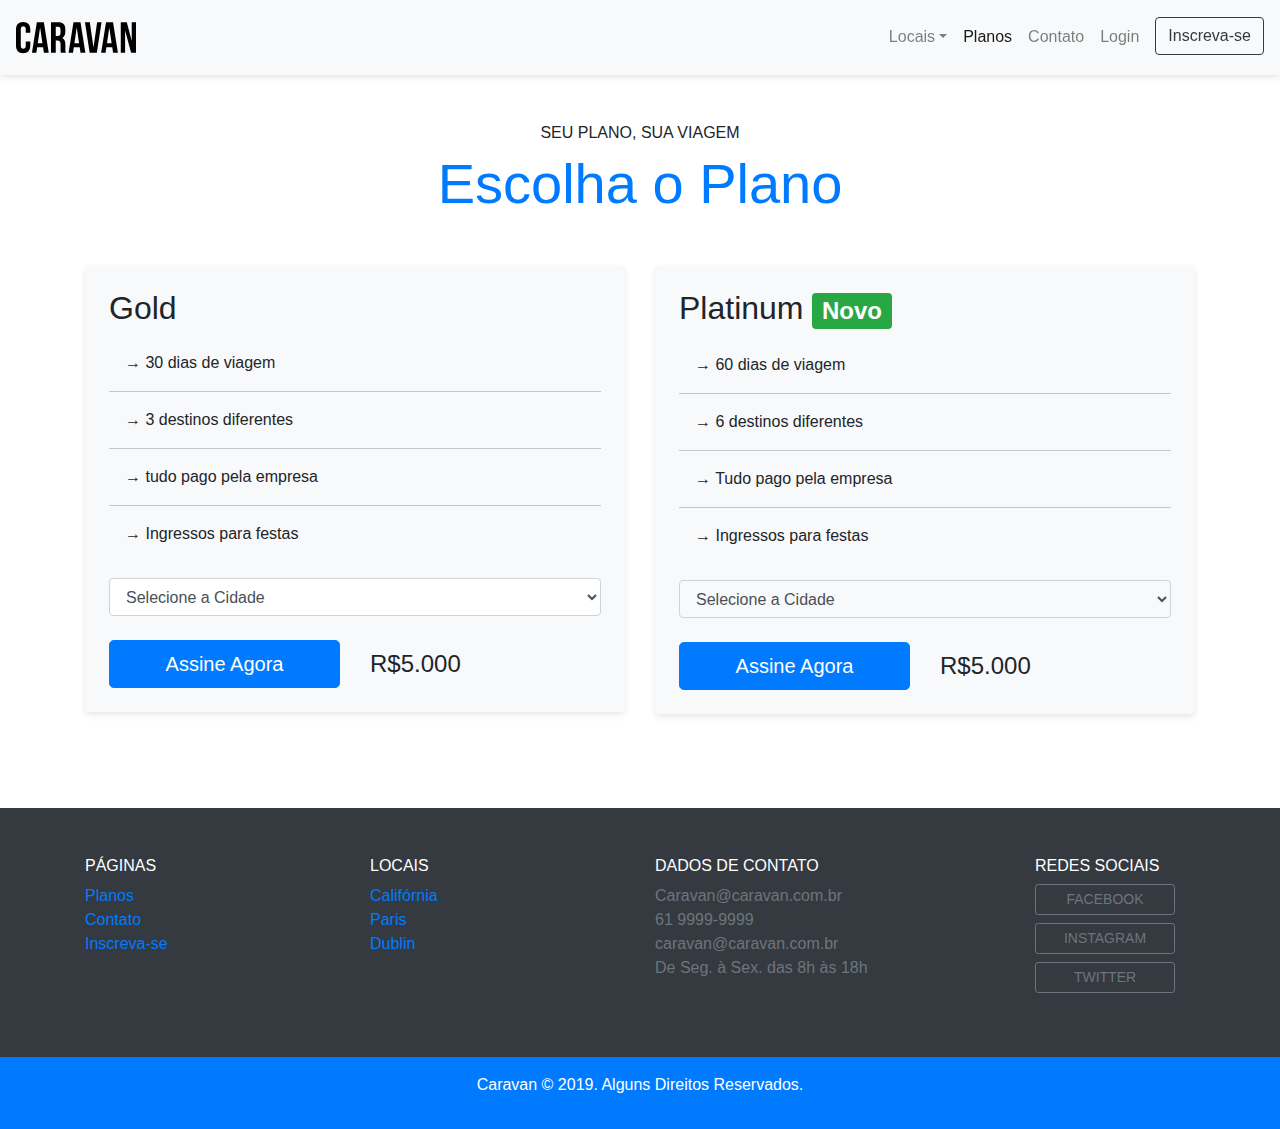
<file: planos.html>
<!DOCTYPE html>
<html lang="en">

<head>
  <meta charset="UTF-8">
  <meta name="viewport" content="width=device-width, initial-scale=1.0">
  <meta http-equiv="X-UA-Compatible" content="ie=edge">
  <link rel="stylesheet" href="css/bootstrap.css">
  <link rel="stylesheet" href="css/style.css">
  <title>Caravan - Planos</title>
</head>

<body>

  <div class="modal fade" id="modalLogin" tabindex="-1" role="dialog" aria-labelledby="modalLoginTitulo"
    aria-hidden="true">
    <div class="modal-dialog" role="document">
      <div class="modal-content">
        <div class="modal-header">
          <h5 class="modal-title" id="modalLoginTitulo">Entre na Sua Conta</h5>
          <button type="button" class="close" data-dismiss="modal" aria-label="Close">
            <span aria-hidden="true">&times;</span>
          </button>
        </div>
        <div class="modal-body">
          <form>
            <div class="form-group">
              <label for="loginEmail">Email</label>
              <input type="email" class="form-control" id="loginEmail">
            </div>
            <div class="form-group">
              <label for="loginSenha">Senha</label>
              <input type="password" class="form-control" id="loginSenha">
            </div>
            <button type="submit" class="btn btn-primary">Entrar na Conta</button>
            <small class="form-text text-muted">Esqueceu a senha? <a href="#">Clique aqui</a>.</small>
          </form>
        </div>
      </div>
    </div>
  </div>

  <nav class="navbar navbar-expand-md navbar-light bg-light sticky-top py-3 box-shadow">
    <a href="index.html" class="navbar-brand"><img src="img/caravan.svg" alt="caravan-logo"></a>

    <button class="navbar-toggler" type="button" data-toggle="collapse" data-target="#navbarSupportedContent"
      aria-controls="navbarSupportedContent" aria-expanded="false" aria-label="Toggle navigation">
      <span class="navbar-toggler-icon"></span>
    </button>
    <div class="collapse navbar-collapse" id="navbarSupportedContent">
      <ul class="navbar-nav ml-auto">
        <li class="nav-item dropdown">
          <a class="nav-link dropdown-toggle " type="button" id="dropdownMenuButton" data-toggle="dropdown"
            aria-haspopup="true" aria-expanded="false"" href=" #">Locais</a>
          <div class="dropdown-menu" aria-labelledby="dropdownMenuLink">
            <a class="dropdown-item" href="#">California</a>
            <a class="dropdown-item" href="#">Paris</a>
            <a class="dropdown-item" href="#">Dublin</a>
          </div>
        </li>
        <li class="nav-item"><a class="nav-link active " href="planos.html">Planos</a></li>
        <li class="nav-item"><a class="nav-link " href="contato.html">Contato</a></li>
        <li class="nav-item"><a class="nav-link " href="#" data-toggle="modal" data-target="#modalLogin">Login</a></li>
        <li class="nav-item"><a class="btn btn-outline-dark ml-md-2" href="#">Inscreva-se</a></li>
      </ul>
    </div>
  </nav>
  <!-- Navigation Close -->
  <section class="container">
    <div class="my-5 text-center">
      <span class="h6 d-block  ">SEU PLANO, SUA VIAGEM</span>
      <h1 class="display-4 text-primary ">Escolha o Plano</h1>
    </div>
    <div class="row">
      <div class="col-md mb-5">
        <div class="bg-light rounded p-4 box-shadow">
          <h2>Gold</h2>
          <ul class="list-divider list-unstyled">
            <li data-toggle="tooltip" data-placement="right" title="Isso mesmo, 30 dias completos no seu destino!">→ 30 dias de viagem</li>
            <li>→ 3 destinos diferentes</li>
            <li>→ tudo pago pela empresa</li>
            <li>→ Ingressos para festas</li>
          </ul>
          <div class="form-group">
            <form action="">
              <select class="form-control" id="exampleFormControlSelect1">
                <option>Selecione a Cidade</option>
                <option>Califórnia</option>
                <option>Paris</option>
                <option>Dublin</option>
              </select>
          </div>

          </form>
          <div class="row align-items-center mt-4">
            <div class="col">
              <a href="" class="btn btn-primary btn-lg btn-block">Assine Agora</a>
            </div>
            <div class="col">
              <span class="h4">R$5.000</span>
            </div>
          </div>
        </div>
      </div>
      <div class="col-md ">
        <div class="bg-light rounded p-4 box-shadow">
          <h2>Platinum <span class="badge badge-success">Novo</span></h2>
          <ul class=" list-divider list-unstyled">
            <li>→ 60 dias de viagem</li>
            <li>→ 6 destinos diferentes</li>
            <li>→ Tudo pago pela empresa</li>
            <li>→ Ingressos para festas</li>
          </ul>
          <form>
            <div class="form-group">
              <select class="form-control bg-light" id="exampleFormControlSelect1">
                <option>Selecione a Cidade</option>
                <option>Califórnia</option>
                <option>Paris</option>
                <option>Dublin</option>
              </select>
            </div>
          </form>
          <div class="row align-items-center mt-4">
            <div class="col">
              <a href="" class="btn btn-primary btn-lg btn-block">Assine Agora</a>
            </div>
            <div class="col">
              <span class="h4">R$5.000</span>
            </div>
          </div>
        </div>
      </div>
    </div>
  </section>

  <footer class="bg-dark text-white mt-5">
    <div class="container py-5">
      <div class="row">
        <div class="col-md-3 col-6 ">
          <h4 class="h6">PÁGINAS</h4>
          <ul class="list-unstyled">
            <li><a href="planos.html">Planos</a></li>
            <li><a href="contato.html">Contato</a></li>
            <li><a href="inscricao.html">Inscreva-se</a></li>
          </ul>
        </div>
        <div class="col-md-3 col-6 ">
          <h4 class="h6">LOCAIS</h4>
          <ul class="list-unstyled">
            <li><a href="planos.html">Califórnia</a></li>
            <li><a href="contato.html">Paris</a></li>
            <li><a href="inscricao.html">Dublin</a></li>
          </ul>
        </div>
        <div class="col-md-4">
          <h4 class="h6">DADOS DE CONTATO</h4>
          <ul class="list-unstyled text-secondary">
            <li>Caravan@caravan.com.br</li>
            <li>61 9999-9999</li>
            <li>caravan@caravan.com.br</li>
            <li>De Seg. à Sex. das 8h às 18h</li>
          </ul>
        </div>
        <div class="col-md-2">
          <h4 class="h6">REDES SOCIAIS</h4>
          <ul class="list-unstyled">
            <li><a href="#"
                class="btn btn-outline-secondary btn-sm btn-block mb-2 li-button-width button-responsive">FACEBOOK</a>
            </li>
            <li><a href="#"
                class="btn btn-outline-secondary btn-sm btn-block mb-2 li-button-width button-responsive">INSTAGRAM</a>
            </li>
            <li><a href="#"
                class="btn btn-outline-secondary btn-sm btn-block mb-2 li-button-width button-responsive">TWITTER</a>
            </li>
          </ul>
        </div>
      </div>
    </div>
    <div class="bg-primary text-center py-3">
      <p>Caravan © 2019. Alguns Direitos Reservados.</p>
    </div>
  </footer>


  <script src="js/jquery-3.4.1.min.js"></script>
  <script src="js/popper.min.js"></script>
  <script src="js/bootstrap.js"></script>
  <script src="js/main.js"></script>

</body>

</html>
</file>
<file: css/style.css>
.box-shadow{
  box-shadow: 0 2px 4px 0 rgba(0, 0, 0, .05),
                        0 4px 8px 0 rgba(0, 0, 0, .05);
}
.icone{
  height: 100px;
}
.imagem-bg{
  background: url('../img/bg-quote.jpg') no-repeat center center/cover;
}
@media(max-width: 767px){
  #home-quote .display-4 {
    font-size: 2.5rem;
  }
  body{
    padding-top: 0;
  }
  .fixed-top{
    position: relative;
  }
}
.button-responsive{
  max-width: 140px;
}
.list-divider li + li{
  border-top: 1px solid rgba(0, 0, 0, .2);
}
.list-divider li{
  padding: 1rem;
}
</file>
